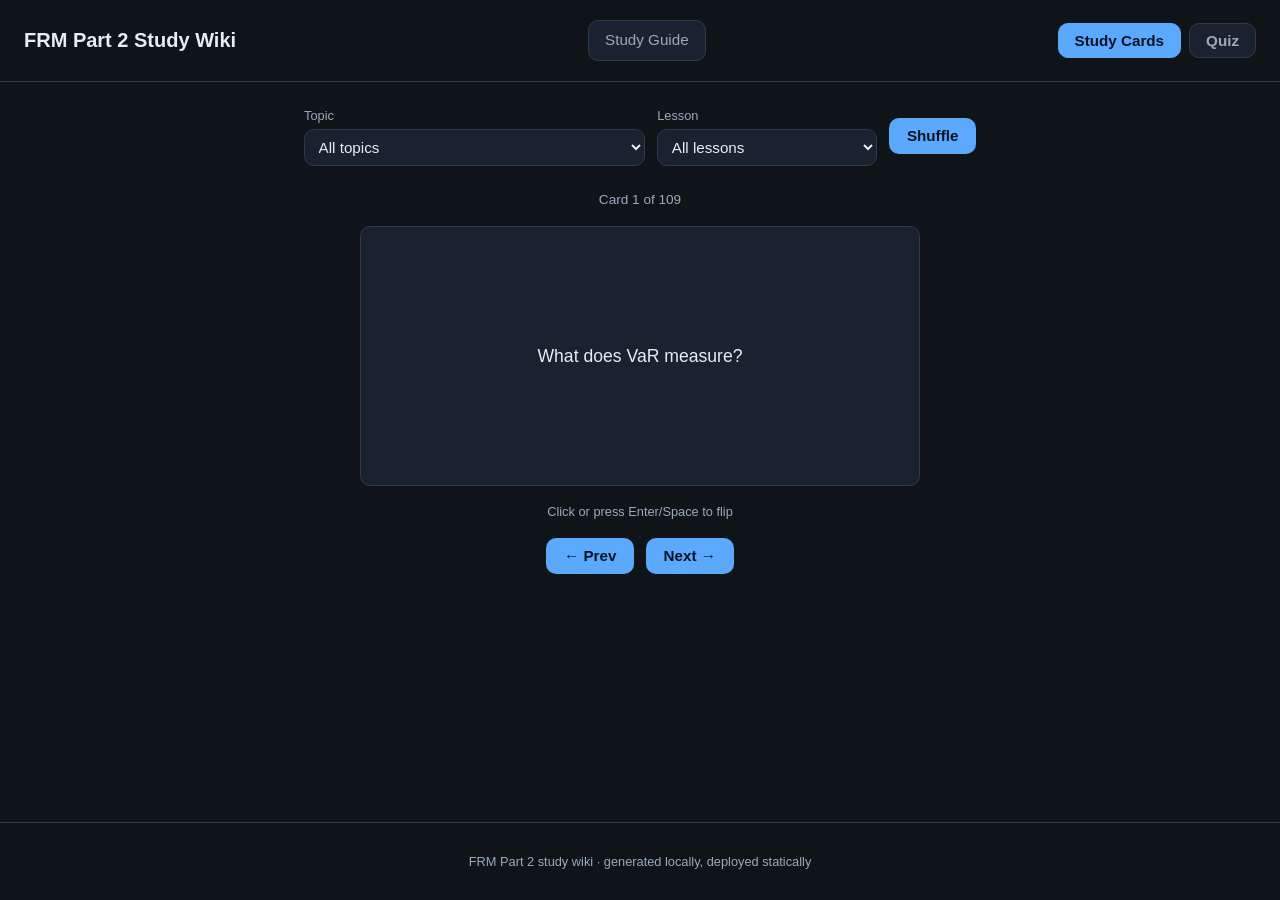
<file: quiz/index.html>
<!DOCTYPE html>
<html lang="en">
<head>
  <meta charset="UTF-8" />
  <meta name="viewport" content="width=device-width, initial-scale=1.0" />
  <title>FRM Part 2 — Study Quiz</title>
  <link rel="stylesheet" href="styles.css" />
</head>
<body>
  <header class="app-header">
    <h1>FRM Part 2 Study Wiki</h1>
    <nav class="header-actions">
      <a class="nav-link" href="study-guide/index.html">Study Guide</a>
    </nav>
    <nav class="mode-switch" id="mode-switch" hidden>
      <button type="button" class="mode-btn active" data-mode="cards">Study Cards</button>
      <button type="button" class="mode-btn" data-mode="quiz">Quiz</button>
    </nav>
  </header>

  <main class="app-main">

    <section id="empty-state" class="empty-state" hidden>
      <h2>No lessons yet</h2>
      <p>
        This quiz site is ready, but no chapters have been ingested.
      </p>
      <p>
        Drop a chapter PDF into <code>raw/&lt;TOPIC&gt;/</code> in the
        project repo and ask your study agent to ingest it — once the first
        lesson's quiz data lands in <code>quiz/data/</code>, study cards and
        quizzes will appear here automatically.
      </p>
    </section>

    <!-- Study Cards mode -->
    <section id="cards-view" class="view" hidden>
      <div class="controls">
        <label>
          Topic
          <select id="cards-topic"></select>
        </label>
        <label>
          Lesson
          <select id="cards-lesson"></select>
        </label>
        <button type="button" id="cards-shuffle">Shuffle</button>
      </div>

      <div id="cards-empty" class="scope-empty" hidden>
        <p>No flashcards in this selection yet.</p>
      </div>

      <div id="cards-deck" class="cards-deck" hidden>
        <p class="card-counter"><span id="card-counter"></span></p>
        <div class="flashcard" id="flashcard" tabindex="0" role="button" aria-pressed="false">
          <div class="flashcard-inner">
            <div class="flashcard-face flashcard-front" id="flashcard-front"></div>
            <div class="flashcard-face flashcard-back" id="flashcard-back"></div>
          </div>
        </div>
        <p class="hint">Click or press Enter/Space to flip</p>
        <div class="card-nav">
          <button type="button" id="card-prev">&larr; Prev</button>
          <button type="button" id="card-next">Next &rarr;</button>
        </div>
      </div>
    </section>

    <!-- Quiz mode -->
    <section id="quiz-view" class="view" hidden>
      <div class="controls">
        <label>
          Scope
          <select id="quiz-scope"></select>
        </label>
        <button type="button" id="quiz-start">Start Quiz</button>
      </div>

      <div id="quiz-empty" class="scope-empty" hidden>
        <p>No questions in this selection yet.</p>
      </div>

      <div id="quiz-question-area" class="quiz-question-area" hidden>
        <p class="quiz-progress" id="quiz-progress"></p>
        <p class="quiz-score" id="quiz-score-running"></p>
        <h2 id="quiz-question"></h2>
        <div id="quiz-choices" class="quiz-choices"></div>
        <div id="quiz-feedback" class="quiz-feedback" hidden></div>
        <button type="button" id="quiz-next" class="quiz-next" hidden>Next Question</button>
      </div>

      <div id="quiz-results" class="quiz-results" hidden>
        <h2>Results</h2>
        <p id="quiz-score-final"></p>
        <button type="button" id="quiz-restart">New Quiz</button>
      </div>
    </section>

  </main>

  <footer class="app-footer">
    <p>FRM Part 2 study wiki &middot; generated locally, deployed statically</p>
  </footer>

  <script src="app.js"></script>
</body>
</html>
</file>
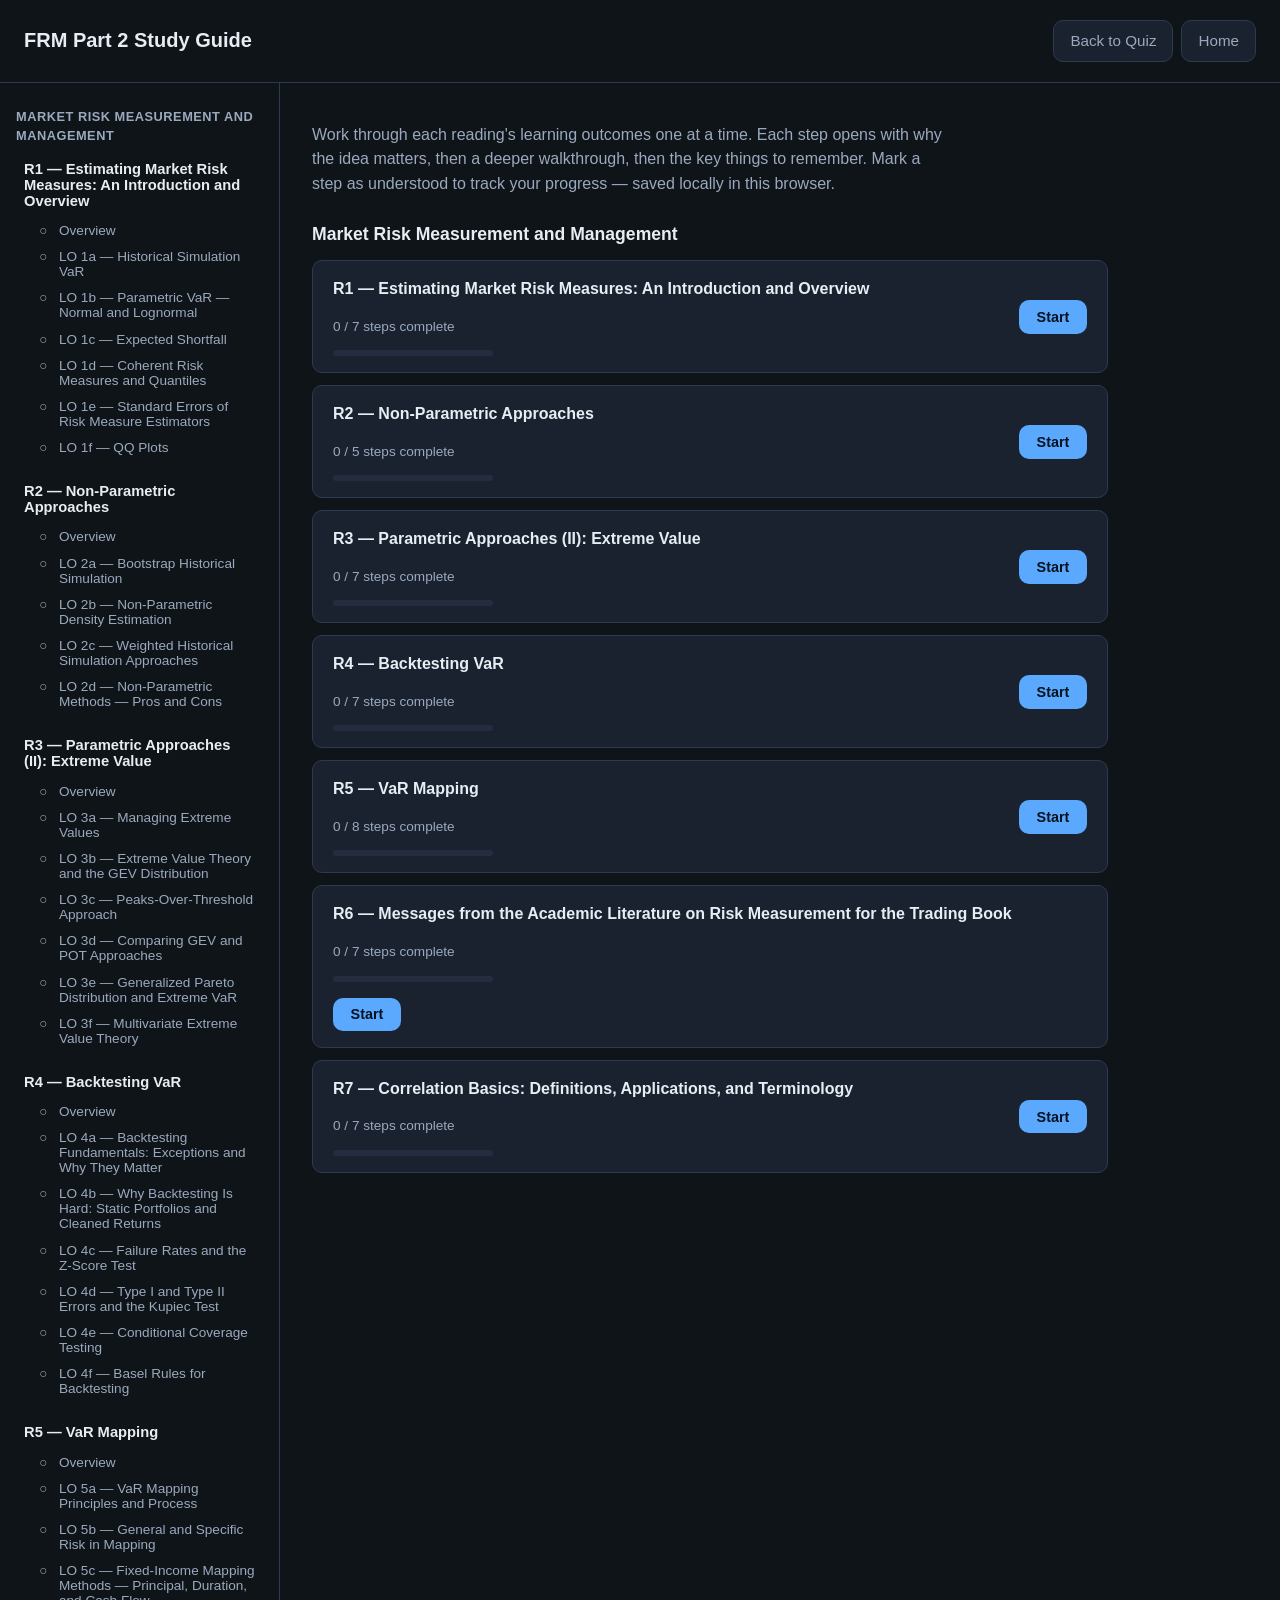
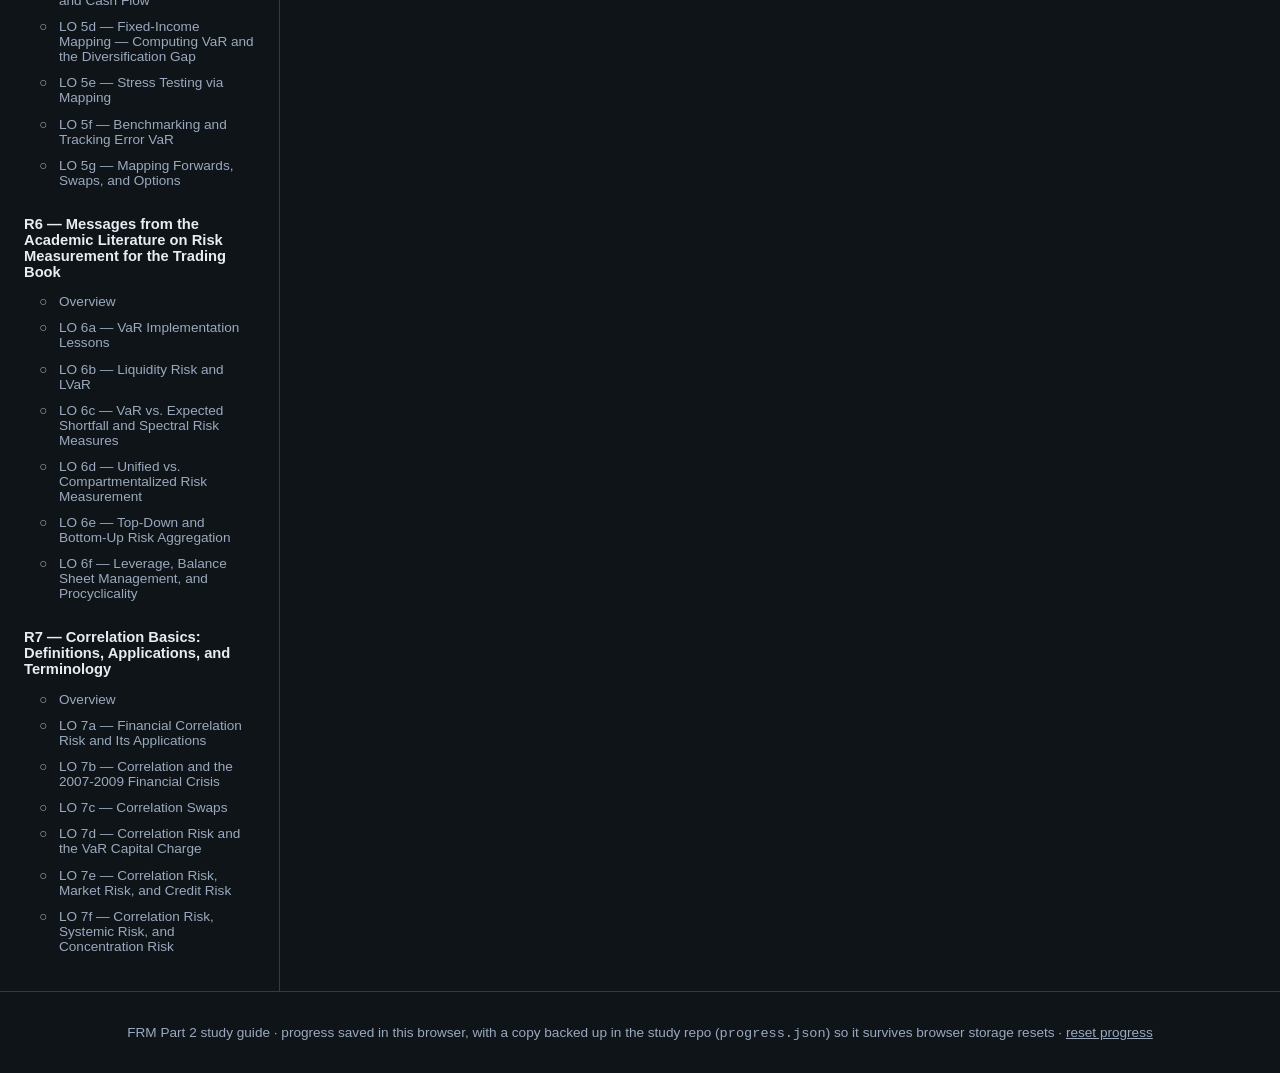
<file: quiz/study-guide/index.html>
<!DOCTYPE html>
<html lang="en">
<head>
  <meta charset="UTF-8" />
  <meta name="viewport" content="width=device-width, initial-scale=1.0" />
  <title>FRM Part 2 — Study Guide</title>
  <link rel="stylesheet" href="styles.css" />
</head>
<body>
  <header class="app-header">
    <h1>FRM Part 2 Study Guide</h1>
    <nav class="header-actions">
      <a class="nav-link" href="../index.html">Back to Quiz</a>
      <button type="button" id="home-btn">Home</button>
    </nav>
  </header>

  <div class="app-layout">
    <nav class="sidebar" id="sidebar" aria-label="Lesson navigation"></nav>

    <main class="app-main">

      <section id="home-view" class="view"></section>

      <section id="step-view" class="view" hidden>
        <div class="progress-track">
          <div class="progress-fill" id="progress-fill"></div>
        </div>

        <p class="step-breadcrumb" id="step-breadcrumb"></p>
        <span class="step-badge" id="step-badge"></span>
        <h2 id="step-title"></h2>

        <div class="why-box">
          <h3>Why this matters</h3>
          <p id="step-why"></p>
        </div>

        <p class="key-idea" id="step-key-idea" hidden></p>

        <div id="step-content" class="step-content"></div>

        <div id="step-formula" class="formula-wrap" hidden></div>

        <div class="takeaways" id="takeaways-section">
          <h3>Key takeaways</h3>
          <ul id="takeaways-list"></ul>
        </div>

        <label class="mark-done">
          <input type="checkbox" id="mark-done-checkbox" />
          Mark as understood
        </label>

        <div class="step-nav">
          <button type="button" id="prev-btn">&larr; Previous</button>
          <button type="button" id="next-btn">Next &rarr;</button>
        </div>
      </section>

    </main>
  </div>

  <footer class="app-footer">
    <p>
      FRM Part 2 study guide &middot; progress saved in this browser, with a
      copy backed up in the study repo (<code>progress.json</code>) so it
      survives browser storage resets &middot;
      <button type="button" id="reset-progress-btn" class="link-btn">reset progress</button>
    </p>
  </footer>

  <script src="app.js"></script>
</body>
</html>
</file>
<file: quiz/styles.css>
:root {
  --bg: #0f1419;
  --surface: #1a2230;
  --surface-2: #232d3f;
  --border: #2e3a4e;
  --text: #e6edf3;
  --text-dim: #9aa9bd;
  --accent: #5aa9ff;
  --accent-2: #7fd1b9;
  --correct: #4caf6e;
  --incorrect: #e0615a;
  --radius: 10px;
}

* {
  box-sizing: border-box;
}

[hidden] {
  display: none !important;
}

html, body {
  margin: 0;
  padding: 0;
}

body {
  font-family: -apple-system, BlinkMacSystemFont, "Segoe UI", Roboto, Helvetica, Arial, sans-serif;
  background: var(--bg);
  color: var(--text);
  line-height: 1.5;
  min-height: 100vh;
  display: flex;
  flex-direction: column;
}

.app-header {
  padding: 1.25rem 1.5rem;
  border-bottom: 1px solid var(--border);
  display: flex;
  flex-wrap: wrap;
  align-items: center;
  justify-content: space-between;
  gap: 0.75rem;
}

.app-header h1 {
  margin: 0;
  font-size: 1.25rem;
  font-weight: 600;
}

.header-actions {
  display: flex;
  gap: 0.5rem;
}

.nav-link {
  background: var(--surface);
  color: var(--text-dim);
  border: 1px solid var(--border);
  border-radius: var(--radius);
  padding: 0.5rem 1rem;
  font-size: 0.95rem;
  text-decoration: none;
  transition: background 0.15s, color 0.15s;
}

.nav-link:hover {
  background: var(--surface-2);
  color: var(--text);
}

.mode-switch {
  display: flex;
  gap: 0.5rem;
}

.mode-btn {
  background: var(--surface);
  color: var(--text-dim);
  border: 1px solid var(--border);
  border-radius: var(--radius);
  padding: 0.5rem 1rem;
  font-size: 0.95rem;
  cursor: pointer;
  transition: background 0.15s, color 0.15s;
}

.mode-btn:hover {
  background: var(--surface-2);
}

.mode-btn.active {
  background: var(--accent);
  color: #07131f;
  border-color: var(--accent);
  font-weight: 600;
}

.app-main {
  flex: 1;
  width: 100%;
  max-width: 720px;
  margin: 0 auto;
  padding: 1.5rem;
}

.app-footer {
  text-align: center;
  padding: 1rem;
  color: var(--text-dim);
  font-size: 0.8rem;
  border-top: 1px solid var(--border);
}

/* Empty state */
.empty-state {
  text-align: center;
  background: var(--surface);
  border: 1px solid var(--border);
  border-radius: var(--radius);
  padding: 2.5rem 1.5rem;
  margin-top: 2rem;
}

.empty-state h2 {
  margin-top: 0;
}

.empty-state code {
  background: var(--surface-2);
  padding: 0.1rem 0.35rem;
  border-radius: 4px;
  font-size: 0.9em;
}

.scope-empty {
  text-align: center;
  color: var(--text-dim);
  padding: 2rem 1rem;
}

/* Controls */
.controls {
  display: flex;
  flex-wrap: wrap;
  align-items: center;
  gap: 0.75rem;
  margin-bottom: 1.5rem;
}

.controls label {
  display: flex;
  flex-direction: column;
  font-size: 0.8rem;
  color: var(--text-dim);
  gap: 0.25rem;
  flex: 1 1 160px;
}

select,
button {
  font-family: inherit;
  font-size: 0.95rem;
}

select {
  background: var(--surface);
  color: var(--text);
  border: 1px solid var(--border);
  border-radius: var(--radius);
  padding: 0.5rem 0.6rem;
}

button {
  background: var(--accent);
  color: #07131f;
  border: none;
  border-radius: var(--radius);
  padding: 0.6rem 1.1rem;
  font-weight: 600;
  cursor: pointer;
  transition: opacity 0.15s, transform 0.05s;
}

button:hover {
  opacity: 0.9;
}

button:active {
  transform: scale(0.98);
}

button:disabled {
  opacity: 0.5;
  cursor: not-allowed;
}

/* Flashcards */
.cards-deck {
  display: flex;
  flex-direction: column;
  align-items: center;
  gap: 1rem;
}

.card-counter {
  color: var(--text-dim);
  font-size: 0.85rem;
  margin: 0;
}

.flashcard {
  width: 100%;
  max-width: 560px;
  height: 260px;
  perspective: 1200px;
  cursor: pointer;
}

.flashcard-inner {
  position: relative;
  width: 100%;
  height: 100%;
  transition: transform 0.5s;
  transform-style: preserve-3d;
}

.flashcard.flipped .flashcard-inner {
  transform: rotateY(180deg);
}

.flashcard-face {
  position: absolute;
  inset: 0;
  display: flex;
  align-items: center;
  justify-content: center;
  text-align: center;
  padding: 1.5rem;
  border-radius: var(--radius);
  background: var(--surface);
  border: 1px solid var(--border);
  backface-visibility: hidden;
  font-size: 1.1rem;
  overflow-y: auto;
}

.flashcard-back {
  transform: rotateY(180deg);
  background: var(--surface-2);
}

.hint {
  color: var(--text-dim);
  font-size: 0.8rem;
  margin: 0;
}

.card-nav {
  display: flex;
  gap: 0.75rem;
}

/* Quiz */
.quiz-progress {
  color: var(--text-dim);
  font-size: 0.85rem;
  margin: 0 0 0.25rem;
}

.quiz-score {
  color: var(--accent-2);
  font-size: 0.85rem;
  margin: 0 0 1rem;
  font-weight: 600;
}

.quiz-choices {
  display: flex;
  flex-direction: column;
  gap: 0.6rem;
  margin: 1rem 0;
}

.choice-btn {
  background: var(--surface);
  color: var(--text);
  border: 1px solid var(--border);
  border-radius: var(--radius);
  padding: 0.75rem 1rem;
  text-align: left;
  font-weight: 400;
  width: 100%;
}

.choice-btn:hover:not(:disabled) {
  border-color: var(--accent);
}

.choice-btn.correct {
  background: rgba(76, 175, 110, 0.18);
  border-color: var(--correct);
  color: var(--text);
}

.choice-btn.incorrect {
  background: rgba(224, 97, 90, 0.18);
  border-color: var(--incorrect);
  color: var(--text);
}

.quiz-feedback {
  background: var(--surface-2);
  border: 1px solid var(--border);
  border-radius: var(--radius);
  padding: 0.9rem 1rem;
  margin-bottom: 1rem;
}

.quiz-feedback.correct {
  border-color: var(--correct);
}

.quiz-feedback.incorrect {
  border-color: var(--incorrect);
}

.quiz-feedback .feedback-label {
  font-weight: 700;
  display: block;
  margin-bottom: 0.35rem;
}

.quiz-feedback.correct .feedback-label {
  color: var(--correct);
}

.quiz-feedback.incorrect .feedback-label {
  color: var(--incorrect);
}

.quiz-results {
  text-align: center;
  background: var(--surface);
  border: 1px solid var(--border);
  border-radius: var(--radius);
  padding: 2rem 1.5rem;
}

.quiz-results h2 {
  margin-top: 0;
}

#quiz-score-final {
  font-size: 1.4rem;
  font-weight: 700;
  color: var(--accent-2);
}

/* Mobile */
@media (max-width: 480px) {
  .app-header {
    flex-direction: column;
    align-items: flex-start;
  }

  .flashcard {
    height: 320px;
  }

  .controls label {
    flex: 1 1 100%;
  }
}
</file>
<file: quiz/study-guide/styles.css>
:root {
  --bg: #0f1419;
  --surface: #1a2230;
  --surface-2: #232d3f;
  --border: #2e3a4e;
  --text: #e6edf3;
  --text-dim: #9aa9bd;
  --accent: #5aa9ff;
  --accent-2: #7fd1b9;
  --done: #4caf6e;
  --radius: 10px;
}

* {
  box-sizing: border-box;
}

[hidden] {
  display: none !important;
}

html, body {
  margin: 0;
  padding: 0;
}

body {
  font-family: -apple-system, BlinkMacSystemFont, "Segoe UI", Roboto, Helvetica, Arial, sans-serif;
  background: var(--bg);
  color: var(--text);
  line-height: 1.55;
  min-height: 100vh;
  display: flex;
  flex-direction: column;
}

.app-header {
  padding: 1.25rem 1.5rem;
  border-bottom: 1px solid var(--border);
  display: flex;
  flex-wrap: wrap;
  align-items: center;
  justify-content: space-between;
  gap: 0.75rem;
}

.app-header h1 {
  margin: 0;
  font-size: 1.25rem;
  font-weight: 600;
}

.header-actions {
  display: flex;
  gap: 0.5rem;
}

#home-btn,
.nav-link {
  background: var(--surface);
  color: var(--text-dim);
  border: 1px solid var(--border);
  border-radius: var(--radius);
  padding: 0.5rem 1rem;
  font-size: 0.95rem;
  text-decoration: none;
  cursor: pointer;
  transition: background 0.15s, color 0.15s;
}

#home-btn:hover,
.nav-link:hover {
  background: var(--surface-2);
  color: var(--text);
}

.app-layout {
  flex: 1;
  display: flex;
  min-height: 0;
}

/* Sidebar */

.sidebar {
  width: 280px;
  flex-shrink: 0;
  border-right: 1px solid var(--border);
  padding: 1rem;
  overflow-y: auto;
}

.sidebar-topic {
  font-size: 0.8rem;
  font-weight: 700;
  text-transform: uppercase;
  letter-spacing: 0.04em;
  color: var(--text-dim);
  margin: 0.5rem 0 0.5rem;
}

.sidebar-lesson {
  margin-bottom: 1rem;
}

.sidebar-lesson-title {
  display: block;
  width: 100%;
  text-align: left;
  background: none;
  border: none;
  color: var(--text);
  font-weight: 600;
  font-size: 0.92rem;
  padding: 0.4rem 0.5rem;
  border-radius: var(--radius);
  cursor: pointer;
}

.sidebar-lesson-title:hover {
  background: var(--surface);
}

.sidebar-lesson-title.active {
  background: var(--surface-2);
  color: var(--accent);
}

.sidebar-steps {
  list-style: none;
  margin: 0.15rem 0 0;
  padding: 0;
}

.sidebar-step {
  display: flex;
  align-items: flex-start;
  gap: 0.5rem;
  width: 100%;
  text-align: left;
  background: none;
  border: none;
  color: var(--text-dim);
  font-size: 0.85rem;
  padding: 0.35rem 0.5rem 0.35rem 1.25rem;
  border-radius: var(--radius);
  cursor: pointer;
}

.sidebar-step:hover {
  background: var(--surface);
  color: var(--text);
}

.sidebar-step.active {
  background: var(--surface-2);
  color: var(--accent);
  font-weight: 600;
}

.sidebar-check {
  flex-shrink: 0;
  width: 1.1em;
  text-align: center;
}

.sidebar-step.done .sidebar-check {
  color: var(--done);
}

/* Main */

.app-main {
  flex: 1;
  padding: 1.5rem 2rem 3rem;
  overflow-y: auto;
  max-width: 860px;
}

.view h2 {
  margin-top: 0;
}

/* Home view */

.home-intro {
  color: var(--text-dim);
  max-width: 640px;
}

.topic-section {
  margin-top: 1.5rem;
}

.topic-section h2 {
  font-size: 1.1rem;
  margin-bottom: 0.75rem;
}

.lesson-cards {
  display: flex;
  flex-direction: column;
  gap: 0.75rem;
}

.lesson-card {
  background: var(--surface);
  border: 1px solid var(--border);
  border-radius: var(--radius);
  padding: 1rem 1.25rem;
  display: flex;
  flex-wrap: wrap;
  align-items: center;
  justify-content: space-between;
  gap: 1rem;
}

.lesson-card-info h3 {
  margin: 0 0 0.25rem;
  font-size: 1rem;
}

.lesson-card-progress {
  color: var(--text-dim);
  font-size: 0.85rem;
}

.lesson-card-bar {
  width: 160px;
  height: 6px;
  background: var(--surface-2);
  border-radius: 4px;
  overflow: hidden;
  margin-top: 0.4rem;
}

.lesson-card-bar-fill {
  height: 100%;
  background: var(--accent-2);
}

.lesson-card-btn {
  background: var(--accent);
  color: #07131f;
  border: none;
  border-radius: var(--radius);
  padding: 0.55rem 1.1rem;
  font-weight: 600;
  font-size: 0.9rem;
  cursor: pointer;
}

.lesson-card-btn:hover {
  opacity: 0.9;
}

/* Step view */

.progress-track {
  height: 6px;
  background: var(--surface-2);
  border-radius: 4px;
  overflow: hidden;
  margin-bottom: 1.25rem;
}

.progress-fill {
  height: 100%;
  background: var(--accent-2);
  width: 0%;
  transition: width 0.2s;
}

.step-breadcrumb {
  margin: 0 0 0.5rem;
  color: var(--text-dim);
  font-size: 0.85rem;
}

.step-badge {
  display: inline-block;
  background: var(--surface-2);
  color: var(--accent-2);
  border-radius: var(--radius);
  padding: 0.25rem 0.6rem;
  font-size: 0.8rem;
  font-weight: 600;
  margin-bottom: 0.5rem;
}

.why-box {
  background: var(--surface);
  border: 1px solid var(--border);
  border-left: 4px solid var(--accent);
  border-radius: var(--radius);
  padding: 1rem 1.25rem;
  margin: 1rem 0;
}

.why-box h3 {
  margin: 0 0 0.4rem;
  font-size: 0.95rem;
  color: var(--accent);
}

.why-box p {
  margin: 0;
}

.key-idea {
  font-style: italic;
  color: var(--accent-2);
  border-left: 3px solid var(--accent-2);
  padding-left: 0.75rem;
  margin: 1rem 0;
}

.step-content h4 {
  margin: 1.25rem 0 0.5rem;
  font-size: 1rem;
  color: var(--text);
}

.step-content p,
.step-content ul,
.step-content ol {
  margin: 0.5rem 0;
}

.step-content ul,
.step-content ol {
  padding-left: 1.4rem;
}

.step-content li {
  margin-bottom: 0.35rem;
}

.step-content .example {
  background: var(--surface);
  border: 1px solid var(--border);
  border-radius: var(--radius);
  padding: 0.9rem 1.1rem;
  margin: 0.75rem 0;
  font-size: 0.95rem;
}

.step-content table {
  width: 100%;
  border-collapse: collapse;
  margin: 0.75rem 0;
  font-size: 0.9rem;
}

.step-content th,
.step-content td {
  border: 1px solid var(--border);
  padding: 0.4rem 0.6rem;
  text-align: left;
}

.step-content th {
  background: var(--surface);
  color: var(--text-dim);
}

.formula-wrap .formula {
  background: var(--surface-2);
  border: 1px solid var(--border);
  border-radius: var(--radius);
  padding: 0.9rem 1.1rem;
  margin: 1rem 0;
  font-size: 0.9rem;
  overflow-x: auto;
}

.formula-wrap code {
  font-family: "SF Mono", Menlo, Consolas, monospace;
  color: var(--accent-2);
}

.takeaways {
  background: var(--surface);
  border: 1px solid var(--border);
  border-radius: var(--radius);
  padding: 1rem 1.25rem;
  margin: 1.25rem 0;
}

.takeaways h3 {
  margin: 0 0 0.5rem;
  font-size: 0.95rem;
}

.takeaways ul {
  margin: 0;
  padding-left: 1.2rem;
}

.takeaways li {
  margin-bottom: 0.35rem;
}

.mark-done {
  display: inline-flex;
  align-items: center;
  gap: 0.5rem;
  font-size: 0.95rem;
  cursor: pointer;
  margin: 0.5rem 0 1.5rem;
}

.mark-done input {
  width: 1.1rem;
  height: 1.1rem;
  cursor: pointer;
}

.step-nav {
  display: flex;
  justify-content: space-between;
  gap: 1rem;
  border-top: 1px solid var(--border);
  padding-top: 1rem;
}

.step-nav button {
  background: var(--surface);
  color: var(--text);
  border: 1px solid var(--border);
  border-radius: var(--radius);
  padding: 0.6rem 1.2rem;
  font-size: 0.95rem;
  cursor: pointer;
}

.step-nav button:hover:not(:disabled) {
  background: var(--surface-2);
}

.step-nav button:disabled {
  opacity: 0.4;
  cursor: default;
}

/* Footer */

.app-footer {
  border-top: 1px solid var(--border);
  padding: 1rem 1.5rem;
  text-align: center;
  color: var(--text-dim);
  font-size: 0.85rem;
}

.link-btn {
  background: none;
  border: none;
  color: var(--text-dim);
  text-decoration: underline;
  cursor: pointer;
  font-size: 0.85rem;
  padding: 0;
}

.link-btn:hover {
  color: var(--accent);
}

@media (max-width: 720px) {
  .app-layout {
    flex-direction: column;
  }

  .sidebar {
    width: 100%;
    max-height: 240px;
    border-right: none;
    border-bottom: 1px solid var(--border);
  }

  .app-main {
    max-width: none;
    padding: 1.25rem;
  }
}
</file>
